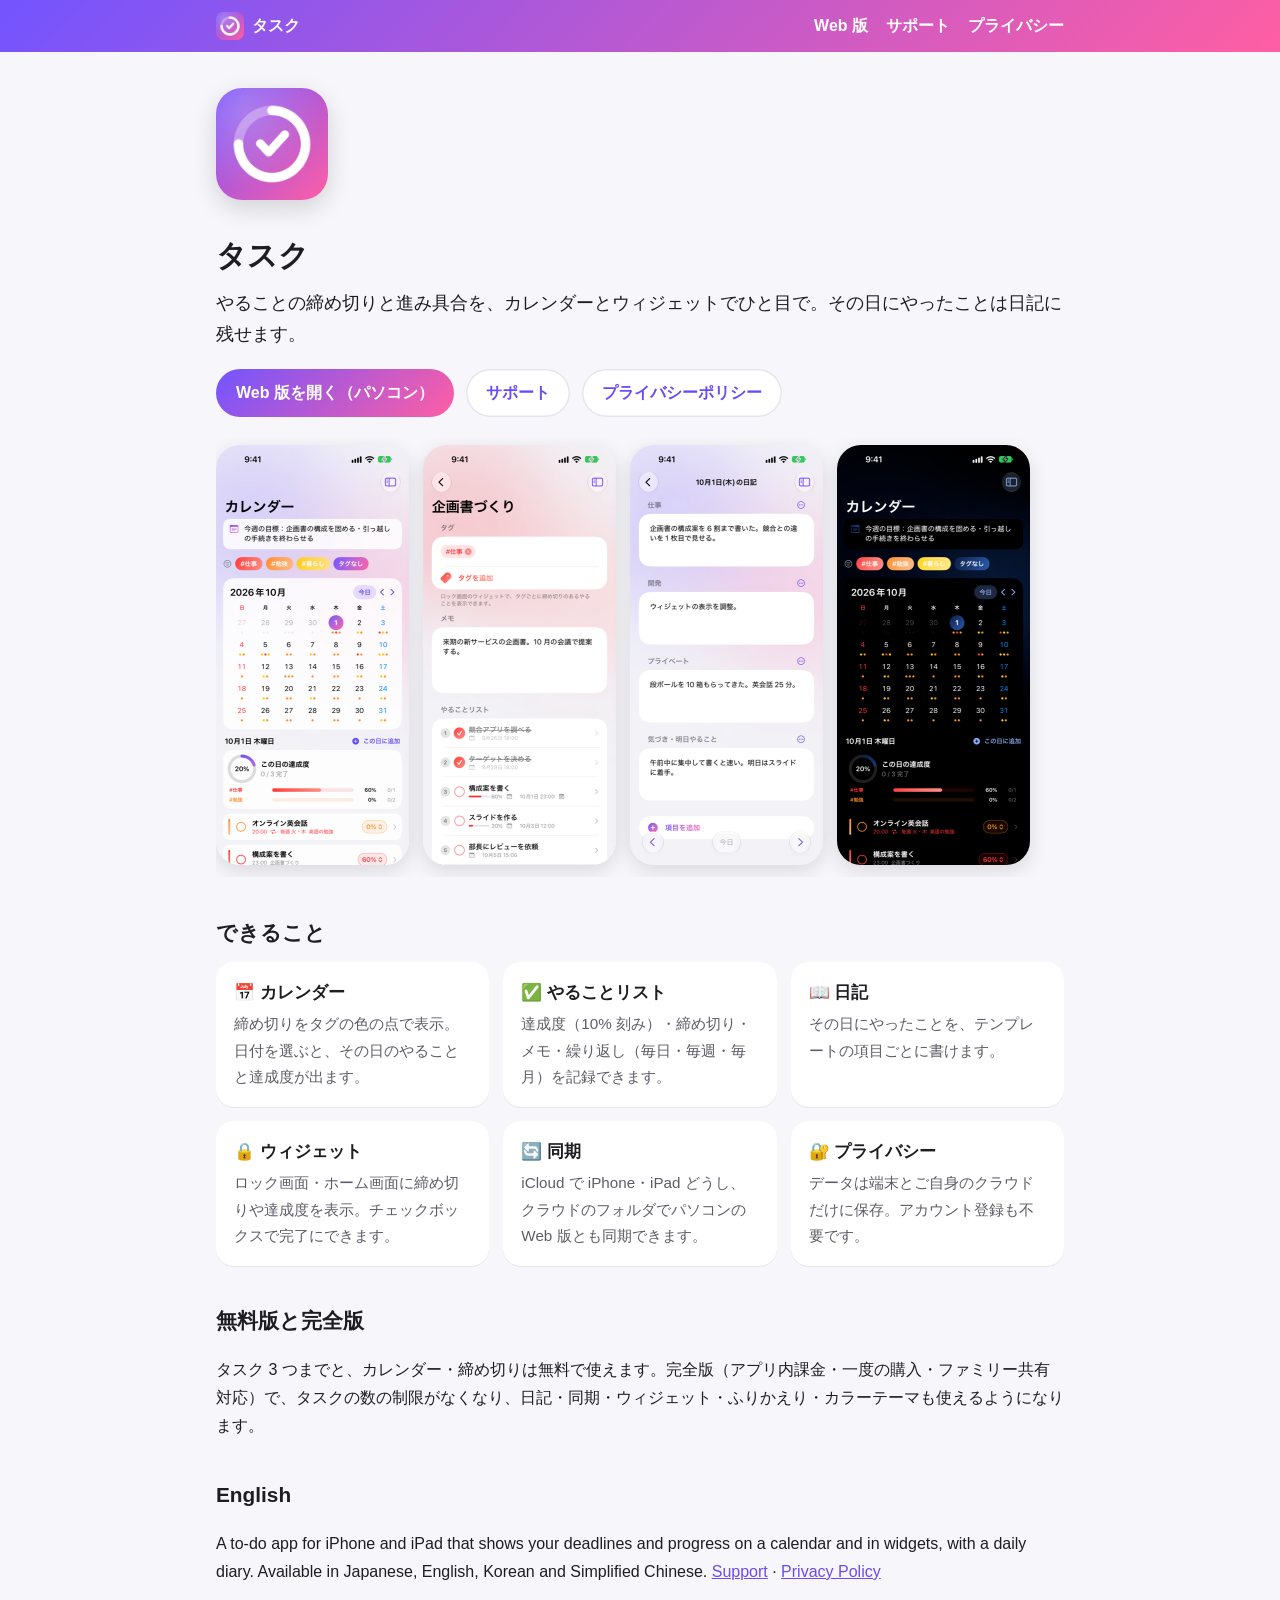
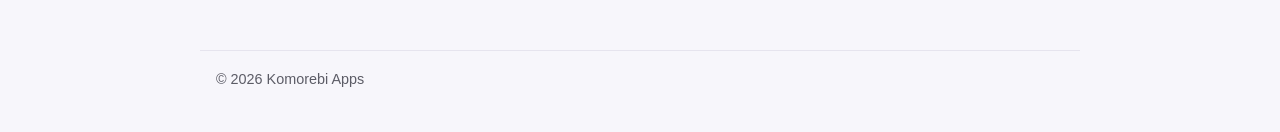
<file: index.html>
<!doctype html>
<html lang="ja">
<head>
<meta charset="utf-8">
<meta name="viewport" content="width=device-width, initial-scale=1">
<title>タスク - 締め切りカレンダーと日記</title>
<link rel="icon" href="icon.png">
<link rel="stylesheet" href="site.css">
</head>
<body>
<header class="top-bar">
  <nav>
    <a class="brand" href=""><img src="icon.png" alt="">タスク</a>
    <a href="app/">Web 版</a>
    <a href="support/">サポート</a>
    <a href="privacy/">プライバシー</a>
  </nav>
</header>
<main>
<div class="hero">
  <img class="icon" src="icon.png" alt="">
  <div>
    <h1>タスク</h1>
    <p class="lead">やることの締め切りと進み具合を、カレンダーとウィジェットでひと目で。その日にやったことは日記に残せます。</p>
  </div>
</div>

<div class="buttons">
  <a class="button" href="app/">Web 版を開く（パソコン）</a>
  <a class="button secondary" href="support/">サポート</a>
  <a class="button secondary" href="privacy/">プライバシーポリシー</a>
</div>

<div class="shots">
  <img src="shots/01-calendar.png" alt="カレンダー">
  <img src="shots/02-task-detail.png" alt="タスクの詳細">
  <img src="shots/04-diary.png" alt="日記">
  <img src="shots/06-dark-mode.png" alt="ダークモード">
</div>

<h2>できること</h2>
<div class="cards">
  <div class="card"><h3>📅 カレンダー</h3><p>締め切りをタグの色の点で表示。日付を選ぶと、その日のやることと達成度が出ます。</p></div>
  <div class="card"><h3>✅ やることリスト</h3><p>達成度（10% 刻み）・締め切り・メモ・繰り返し（毎日・毎週・毎月）を記録できます。</p></div>
  <div class="card"><h3>📖 日記</h3><p>その日にやったことを、テンプレートの項目ごとに書けます。</p></div>
  <div class="card"><h3>🔒 ウィジェット</h3><p>ロック画面・ホーム画面に締め切りや達成度を表示。チェックボックスで完了にできます。</p></div>
  <div class="card"><h3>🔄 同期</h3><p>iCloud で iPhone・iPad どうし、クラウドのフォルダでパソコンの Web 版とも同期できます。</p></div>
  <div class="card"><h3>🔐 プライバシー</h3><p>データは端末とご自身のクラウドだけに保存。アカウント登録も不要です。</p></div>
</div>

<h2>無料版と完全版</h2>
<p>タスク 3 つまでと、カレンダー・締め切りは無料で使えます。完全版（アプリ内課金・一度の購入・ファミリー共有対応）で、タスクの数の制限がなくなり、日記・同期・ウィジェット・ふりかえり・カラーテーマも使えるようになります。</p>

<h2>English</h2>
<p>A to-do app for iPhone and iPad that shows your deadlines and progress on a calendar and in widgets, with a daily diary. Available in Japanese, English, Korean and Simplified Chinese. <a href="support/#english">Support</a> · <a href="privacy/en.html">Privacy Policy</a></p>

</main>
<footer>© 2026 Komorebi Apps</footer>
</body>
</html>
</file>
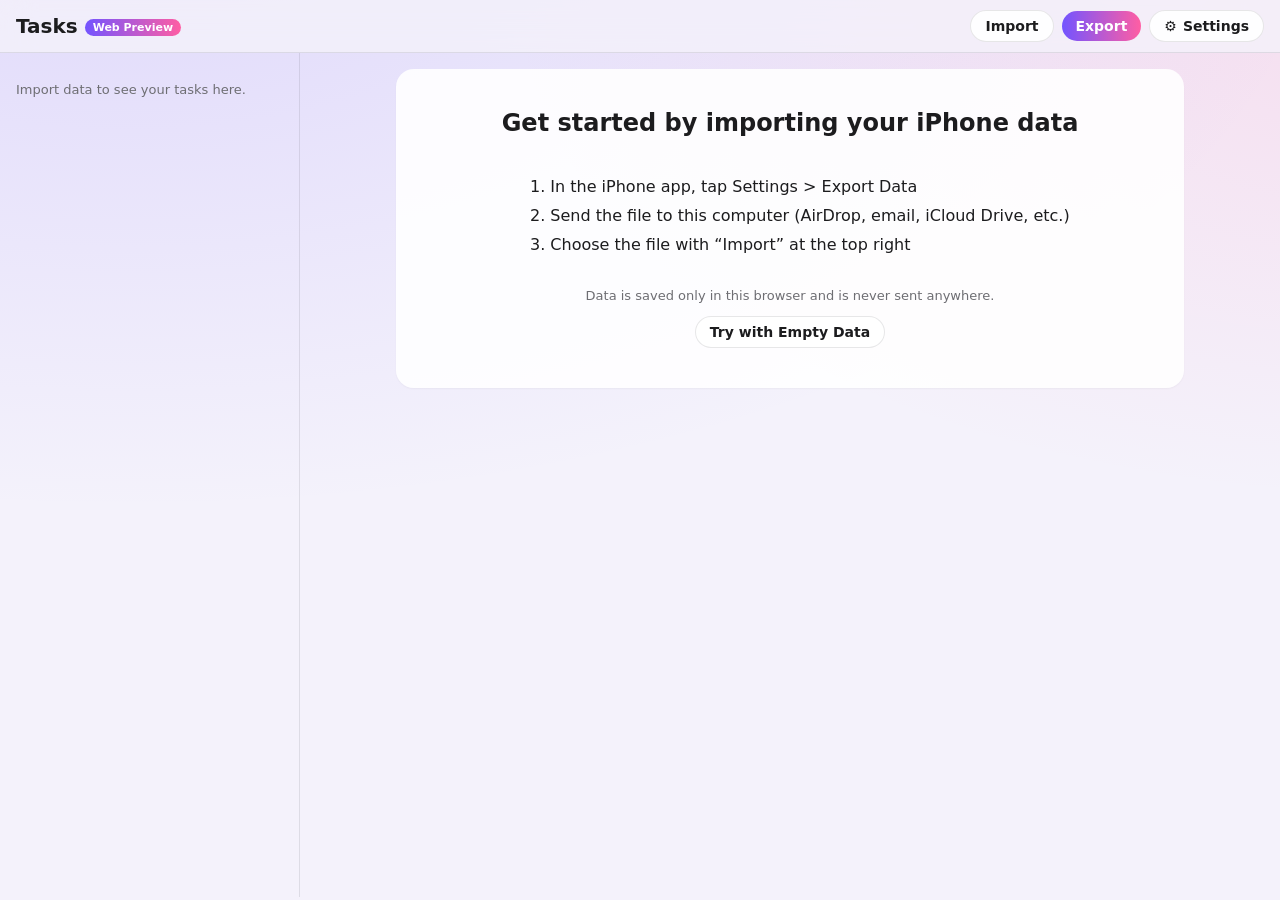
<file: app/index.html>
<!doctype html>
<html lang="ja">
  <head>
    <meta charset="utf-8" />
    <meta name="viewport" content="width=device-width, initial-scale=1" />
    <!-- 読み込んだデータに script が混ざっていても動かないようにする（スクリプトは同梱の 3 ファイルだけ、外部との通信なし） -->
    <meta http-equiv="Content-Security-Policy" content="default-src 'self'; script-src 'self'; style-src 'self' 'unsafe-inline'; img-src 'self' data: blob:; connect-src 'none'; object-src 'none'; base-uri 'none'; form-action 'none'" />
    <title data-i18n>タスク Web 試作版</title>
    <link rel="stylesheet" href="style.css" />
  </head>
  <body>
    <header class="topbar">
      <button class="icon-button only-narrow" data-action="toggle-sidebar" aria-label="タスク一覧" data-i18n-attr="aria-label">☰</button>
      <h1 class="brand" data-action="go-calendar">
        <span data-i18n>タスク</span> <span class="badge" data-i18n>Web 試作版</span>
      </h1>
      <div class="topbar-actions">
        <label class="button import-button">
          <span data-i18n>読み込む</span>
          <input type="file" id="file-input" accept=".json,application/json" hidden />
        </label>
        <button id="sync-status" class="sync-status" data-action="sync-now" hidden></button>
        <button class="button primary" data-action="export">
          <span data-i18n>書き出す</span><span id="dirty-dot" class="dirty-dot" hidden></span>
        </button>
        <button class="button" data-action="open-settings" title="設定" data-i18n-attr="title">⚙︎ <span data-i18n>設定</span></button>
      </div>
    </header>
    <div class="layout">
      <aside id="sidebar" class="sidebar"></aside>
      <div id="scrim" class="scrim" data-action="toggle-sidebar"></div>
      <main id="main" class="main"></main>
    </div>
    <dialog id="import-dialog" class="dialog">
      <h2 data-i18n>データを読み込みます</h2>
      <p data-summary></p>
      <p class="note" data-i18n>「合わせる」なら、同じやることは新しく変更した方を採用し、片方にしかないものは残します（どちらかで削除したものは消えます）。「置き換える」なら、今のデータは読み込んだデータに置き換わります。</p>
      <p class="note" data-dirty-note hidden data-i18n>書き出していない変更があります。「置き換える」を選ぶと、その変更は消えます。</p>
      <form method="dialog" class="dialog-buttons">
        <button class="button" value="cancel" data-i18n>キャンセル</button>
        <button class="button danger" value="replace" data-i18n>置き換える</button>
        <button class="button primary" value="merge" data-i18n>合わせる（おすすめ）</button>
      </form>
    </dialog>
    <dialog id="help-dialog" class="dialog">
      <h2 data-i18n>使い方</h2>
      <ol>
        <li data-i18n>iPhone のアプリで「設定」→「データを書き出す」を選び、ファイルをこのパソコンに送ります（AirDrop・メール・iCloud Drive など）。</li>
        <li data-i18n>この画面の「読み込む」でそのファイルを選びます。データはこのブラウザの中だけに保存され、どこにも送られません。</li>
        <li data-i18n>カレンダー・タスク・やることを見たり編集したりできます。</li>
        <li data-i18n>「書き出す」でファイルに保存し、iPhone に送ります。iPhone のアプリで「データを読み込む」→「今のデータと合わせる」を選ぶと反映されます。</li>
      </ol>
      <p class="note" data-i18n>「合わせる」では、同じやることは新しく変更した方が残り、片方にしかないものはどちらも残ります。iPhone とパソコンの両方で編集しても大丈夫です（iPhone のアプリも最新版にしてください）。</p>
      <p class="note" data-i18n>Chrome・Edge では、設定の「ファイルで同期」で iPhone のアプリと同じ同期ファイル（task-app-sync.json）を選ぶと、ファイルを送らなくても自動で合わせられます。カラーテーマと「達成度を表示」の設定は、このブラウザだけに保存されます。</p>
      <p class="note" data-i18n>片方で削除したタスクややることは、合わせるともう片方からも消えます。ファイルで同期しているときは、右上に最後に同期した時刻が表示され、押すとすぐに合わせます。ネットにつながっていないときに編集しても、次に同期したときに合わせられます。Google ドライブや OneDrive では、ファイルのダウンロードが終わるまで同期できないことがあります。そのときは少し待ってからもう一度押してください。</p>
      <p class="note" data-i18n>無料版では、タスク 3 つまでとカレンダー・締め切りを使えます。iPhone のアプリで完全版を購入し、その iPhone とファイルで同期するか、その iPhone で書き出したファイルを読み込むと、タスクの数の制限がなくなり、日記・ファイルで同期・カラーテーマも使えるようになります。</p>
      <form method="dialog">
        <button class="button primary" data-i18n>閉じる</button>
      </form>
    </dialog>
    <script src="i18n.js"></script>
    <script src="model.js"></script>
    <script src="app.js"></script>
  </body>
</html>
</file>
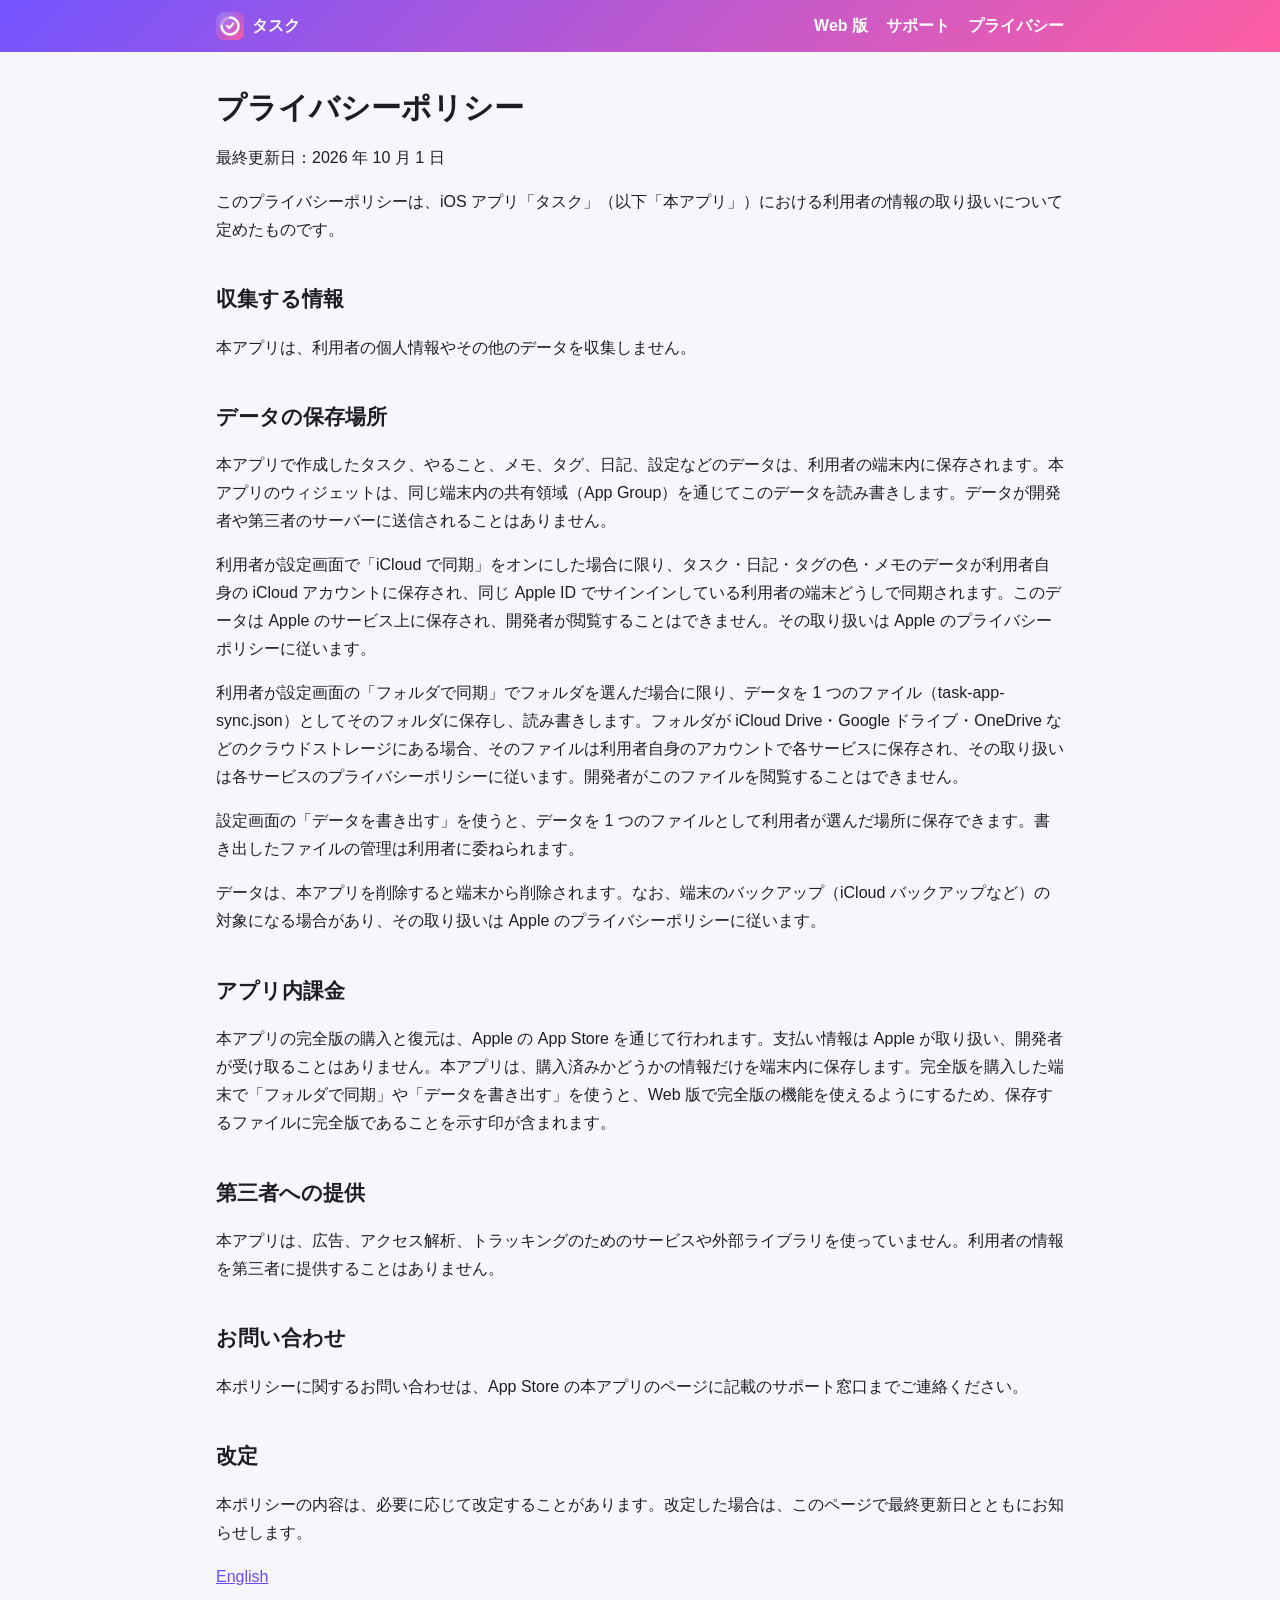
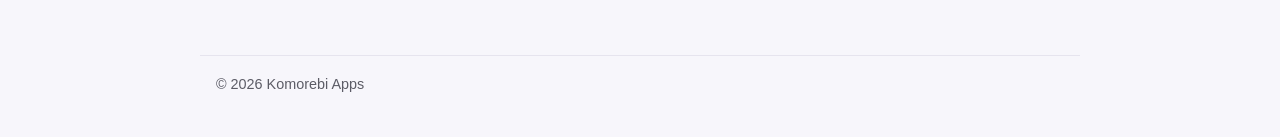
<file: privacy/index.html>
<!doctype html>
<html lang="ja">
<head>
<meta charset="utf-8">
<meta name="viewport" content="width=device-width, initial-scale=1">
<title>プライバシーポリシー - タスク</title>
<link rel="icon" href="../icon.png">
<link rel="stylesheet" href="../site.css">
</head>
<body>
<header class="top-bar">
  <nav>
    <a class="brand" href="../"><img src="../icon.png" alt="">タスク</a>
    <a href="../app/">Web 版</a>
    <a href="../support/">サポート</a>
    <a href="../privacy/">プライバシー</a>
  </nav>
</header>
<main>
<h1>プライバシーポリシー</h1>
<p>最終更新日：2026 年 10 月 1 日</p>
<p>このプライバシーポリシーは、iOS アプリ「タスク」（以下「本アプリ」）における利用者の情報の取り扱いについて定めたものです。</p>
<h2>収集する情報</h2>
<p>本アプリは、利用者の個人情報やその他のデータを収集しません。</p>
<h2>データの保存場所</h2>
<p>本アプリで作成したタスク、やること、メモ、タグ、日記、設定などのデータは、利用者の端末内に保存されます。本アプリのウィジェットは、同じ端末内の共有領域（App Group）を通じてこのデータを読み書きします。データが開発者や第三者のサーバーに送信されることはありません。</p>
<p>利用者が設定画面で「iCloud で同期」をオンにした場合に限り、タスク・日記・タグの色・メモのデータが利用者自身の iCloud アカウントに保存され、同じ Apple ID でサインインしている利用者の端末どうしで同期されます。このデータは Apple のサービス上に保存され、開発者が閲覧することはできません。その取り扱いは Apple のプライバシーポリシーに従います。</p>
<p>利用者が設定画面の「フォルダで同期」でフォルダを選んだ場合に限り、データを 1 つのファイル（task-app-sync.json）としてそのフォルダに保存し、読み書きします。フォルダが iCloud Drive・Google ドライブ・OneDrive などのクラウドストレージにある場合、そのファイルは利用者自身のアカウントで各サービスに保存され、その取り扱いは各サービスのプライバシーポリシーに従います。開発者がこのファイルを閲覧することはできません。</p>
<p>設定画面の「データを書き出す」を使うと、データを 1 つのファイルとして利用者が選んだ場所に保存できます。書き出したファイルの管理は利用者に委ねられます。</p>
<p>データは、本アプリを削除すると端末から削除されます。なお、端末のバックアップ（iCloud バックアップなど）の対象になる場合があり、その取り扱いは Apple のプライバシーポリシーに従います。</p>
<h2>アプリ内課金</h2>
<p>本アプリの完全版の購入と復元は、Apple の App Store を通じて行われます。支払い情報は Apple が取り扱い、開発者が受け取ることはありません。本アプリは、購入済みかどうかの情報だけを端末内に保存します。完全版を購入した端末で「フォルダで同期」や「データを書き出す」を使うと、Web 版で完全版の機能を使えるようにするため、保存するファイルに完全版であることを示す印が含まれます。</p>
<h2>第三者への提供</h2>
<p>本アプリは、広告、アクセス解析、トラッキングのためのサービスや外部ライブラリを使っていません。利用者の情報を第三者に提供することはありません。</p>
<h2>お問い合わせ</h2>
<p>本ポリシーに関するお問い合わせは、App Store の本アプリのページに記載のサポート窓口までご連絡ください。</p>
<h2>改定</h2>
<p>本ポリシーの内容は、必要に応じて改定することがあります。改定した場合は、このページで最終更新日とともにお知らせします。</p>
<p class="muted"><a href="en.html">English</a></p>
</main>
<footer>© 2026 Komorebi Apps</footer>
</body>
</html>
</file>
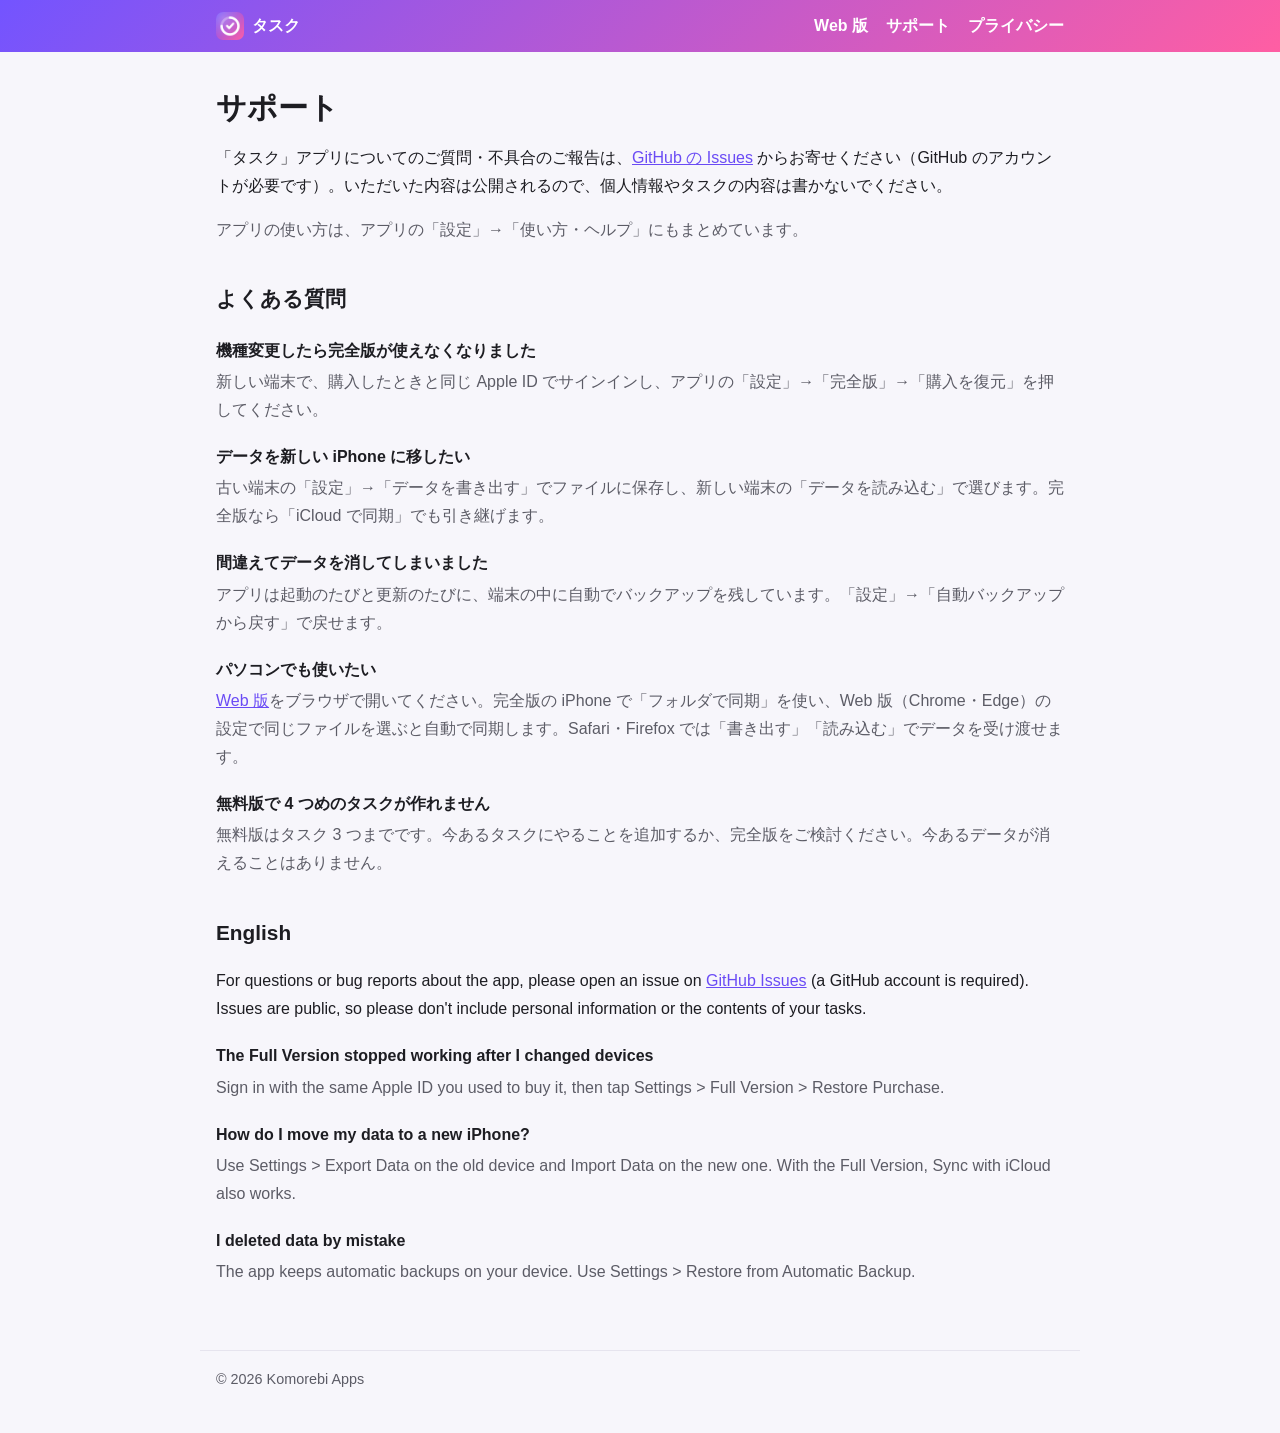
<file: support/index.html>
<!doctype html>
<html lang="ja">
<head>
<meta charset="utf-8">
<meta name="viewport" content="width=device-width, initial-scale=1">
<title>サポート - タスク</title>
<link rel="icon" href="../icon.png">
<link rel="stylesheet" href="../site.css">
</head>
<body>
<header class="top-bar">
  <nav>
    <a class="brand" href="../"><img src="../icon.png" alt="">タスク</a>
    <a href="../app/">Web 版</a>
    <a href="../support/">サポート</a>
    <a href="../privacy/">プライバシー</a>
  </nav>
</header>
<main>
<h1>サポート</h1>
<p>「タスク」アプリについてのご質問・不具合のご報告は、<a href="https://github.com/suzuki19930804/task-app-site/issues/new">GitHub の Issues</a> からお寄せください（GitHub のアカウントが必要です）。いただいた内容は公開されるので、個人情報やタスクの内容は書かないでください。</p>
<p class="muted">アプリの使い方は、アプリの「設定」→「使い方・ヘルプ」にもまとめています。</p>

<h2>よくある質問</h2>
<dl class="faq">
  <dt>機種変更したら完全版が使えなくなりました</dt>
  <dd>新しい端末で、購入したときと同じ Apple ID でサインインし、アプリの「設定」→「完全版」→「購入を復元」を押してください。</dd>
  <dt>データを新しい iPhone に移したい</dt>
  <dd>古い端末の「設定」→「データを書き出す」でファイルに保存し、新しい端末の「データを読み込む」で選びます。完全版なら「iCloud で同期」でも引き継げます。</dd>
  <dt>間違えてデータを消してしまいました</dt>
  <dd>アプリは起動のたびと更新のたびに、端末の中に自動でバックアップを残しています。「設定」→「自動バックアップから戻す」で戻せます。</dd>
  <dt>パソコンでも使いたい</dt>
  <dd><a href="../app/">Web 版</a>をブラウザで開いてください。完全版の iPhone で「フォルダで同期」を使い、Web 版（Chrome・Edge）の設定で同じファイルを選ぶと自動で同期します。Safari・Firefox では「書き出す」「読み込む」でデータを受け渡せます。</dd>
  <dt>無料版で 4 つめのタスクが作れません</dt>
  <dd>無料版はタスク 3 つまでです。今あるタスクにやることを追加するか、完全版をご検討ください。今あるデータが消えることはありません。</dd>
</dl>

<h2 id="english">English</h2>
<p>For questions or bug reports about the app, please open an issue on <a href="https://github.com/suzuki19930804/task-app-site/issues/new">GitHub Issues</a> (a GitHub account is required). Issues are public, so please don't include personal information or the contents of your tasks.</p>
<dl class="faq">
  <dt>The Full Version stopped working after I changed devices</dt>
  <dd>Sign in with the same Apple ID you used to buy it, then tap Settings &gt; Full Version &gt; Restore Purchase.</dd>
  <dt>How do I move my data to a new iPhone?</dt>
  <dd>Use Settings &gt; Export Data on the old device and Import Data on the new one. With the Full Version, Sync with iCloud also works.</dd>
  <dt>I deleted data by mistake</dt>
  <dd>The app keeps automatic backups on your device. Use Settings &gt; Restore from Automatic Backup.</dd>
</dl>

</main>
<footer>© 2026 Komorebi Apps</footer>
</body>
</html>
</file>
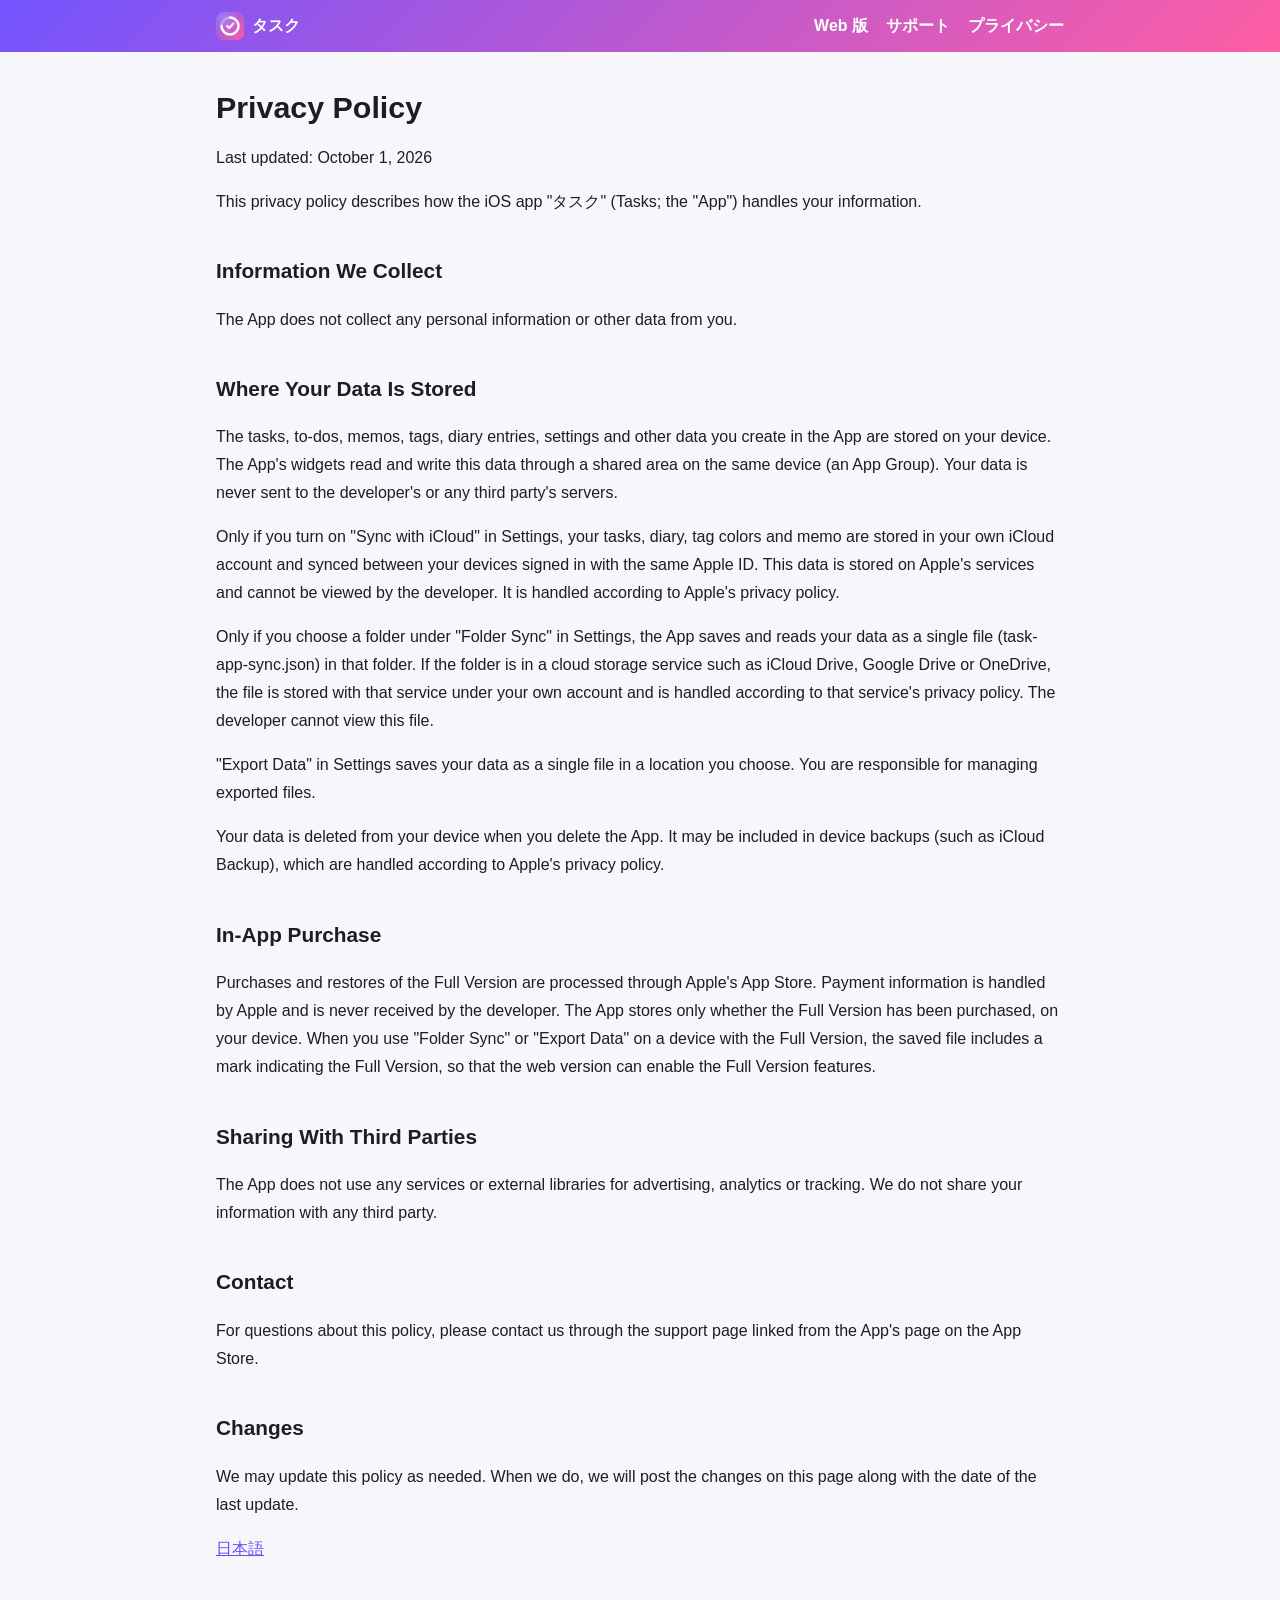
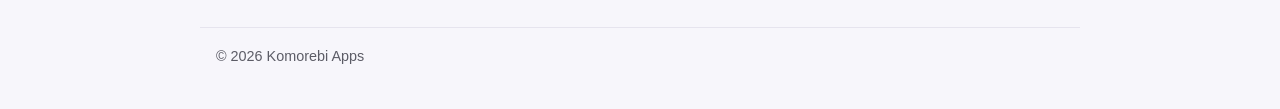
<file: privacy/en.html>
<!doctype html>
<html lang="en">
<head>
<meta charset="utf-8">
<meta name="viewport" content="width=device-width, initial-scale=1">
<title>Privacy Policy - Tasks</title>
<link rel="icon" href="../icon.png">
<link rel="stylesheet" href="../site.css">
</head>
<body>
<header class="top-bar">
  <nav>
    <a class="brand" href="../"><img src="../icon.png" alt="">タスク</a>
    <a href="../app/">Web 版</a>
    <a href="../support/">サポート</a>
    <a href="../privacy/">プライバシー</a>
  </nav>
</header>
<main>
<h1>Privacy Policy</h1>
<p>Last updated: October 1, 2026</p>
<p>This privacy policy describes how the iOS app "タスク" (Tasks; the "App") handles your information.</p>
<h2>Information We Collect</h2>
<p>The App does not collect any personal information or other data from you.</p>
<h2>Where Your Data Is Stored</h2>
<p>The tasks, to-dos, memos, tags, diary entries, settings and other data you create in the App are stored on your device. The App's widgets read and write this data through a shared area on the same device (an App Group). Your data is never sent to the developer's or any third party's servers.</p>
<p>Only if you turn on "Sync with iCloud" in Settings, your tasks, diary, tag colors and memo are stored in your own iCloud account and synced between your devices signed in with the same Apple ID. This data is stored on Apple's services and cannot be viewed by the developer. It is handled according to Apple's privacy policy.</p>
<p>Only if you choose a folder under "Folder Sync" in Settings, the App saves and reads your data as a single file (task-app-sync.json) in that folder. If the folder is in a cloud storage service such as iCloud Drive, Google Drive or OneDrive, the file is stored with that service under your own account and is handled according to that service's privacy policy. The developer cannot view this file.</p>
<p>"Export Data" in Settings saves your data as a single file in a location you choose. You are responsible for managing exported files.</p>
<p>Your data is deleted from your device when you delete the App. It may be included in device backups (such as iCloud Backup), which are handled according to Apple's privacy policy.</p>
<h2>In-App Purchase</h2>
<p>Purchases and restores of the Full Version are processed through Apple's App Store. Payment information is handled by Apple and is never received by the developer. The App stores only whether the Full Version has been purchased, on your device. When you use "Folder Sync" or "Export Data" on a device with the Full Version, the saved file includes a mark indicating the Full Version, so that the web version can enable the Full Version features.</p>
<h2>Sharing With Third Parties</h2>
<p>The App does not use any services or external libraries for advertising, analytics or tracking. We do not share your information with any third party.</p>
<h2>Contact</h2>
<p>For questions about this policy, please contact us through the support page linked from the App's page on the App Store.</p>
<h2>Changes</h2>
<p>We may update this policy as needed. When we do, we will post the changes on this page along with the date of the last update.</p>
<p class="muted"><a href="./">日本語</a></p>
</main>
<footer>© 2026 Komorebi Apps</footer>
</body>
</html>
</file>
<file: site.css>
/* 公開ページ（紹介・サポート・プライバシーポリシー）の共通スタイル。色はアプリのポップのテーマに合わせる */
:root {
  --accent: #6a4bf5;
  --grad-a: #7354ff;
  --grad-b: #ff5ea3;
  --text: #1d1d22;
  --secondary: #5c5c66;
  --bg: #f7f6fb;
  --card: #ffffff;
  --line: #e6e4ee;
  color-scheme: light dark;
}
@media (prefers-color-scheme: dark) {
  :root {
    --accent: #9e8aff;
    --text: #f2f2f5;
    --secondary: #a8a8b3;
    --bg: #121216;
    --card: #1d1d23;
    --line: #2c2c35;
  }
}

* {
  box-sizing: border-box;
}
body {
  margin: 0;
  font-family:
    -apple-system, BlinkMacSystemFont, "Hiragino Sans",
    "Hiragino Kaku Gothic ProN", "Segoe UI", "Yu Gothic UI", Meiryo, sans-serif;
  line-height: 1.75;
  color: var(--text);
  background: var(--bg);
}
a {
  color: var(--accent);
}

.top-bar {
  background: linear-gradient(135deg, var(--grad-a), var(--grad-b));
  color: #fff;
}
.top-bar nav {
  max-width: 880px;
  margin: 0 auto;
  padding: 12px 16px;
  display: flex;
  gap: 18px;
  flex-wrap: wrap;
  align-items: center;
}
.top-bar a {
  color: #fff;
  text-decoration: none;
  font-weight: 600;
}
.top-bar .brand {
  margin-right: auto;
  display: flex;
  align-items: center;
  gap: 8px;
}
.top-bar .brand img {
  width: 28px;
  height: 28px;
  border-radius: 7px;
}

main {
  max-width: 880px;
  margin: 0 auto;
  padding: 24px 16px 48px;
}
h1 {
  font-size: 1.9rem;
  line-height: 1.3;
  margin: 0.4em 0;
}
h2 {
  font-size: 1.3rem;
  margin: 1.8em 0 0.5em;
}
p,
li {
  color: var(--text);
}
.muted {
  color: var(--secondary);
}

.hero {
  display: flex;
  gap: 24px;
  align-items: center;
  flex-wrap: wrap;
  margin: 12px 0 8px;
}
.hero img.icon {
  width: 112px;
  height: 112px;
  border-radius: 26px;
  box-shadow: 0 8px 24px rgb(0 0 0 / 0.15);
}
.hero .lead {
  font-size: 1.1rem;
  margin: 0;
}

.buttons {
  display: flex;
  gap: 12px;
  flex-wrap: wrap;
  margin: 20px 0;
}
.button {
  display: inline-block;
  padding: 10px 20px;
  border-radius: 99px;
  font-weight: 700;
  text-decoration: none;
  background: linear-gradient(135deg, var(--grad-a), var(--grad-b));
  color: #fff;
}
.button.secondary {
  background: var(--card);
  color: var(--accent);
  box-shadow: inset 0 0 0 1.5px var(--line);
}

.cards {
  display: grid;
  grid-template-columns: repeat(auto-fit, minmax(240px, 1fr));
  gap: 14px;
}
.card {
  background: var(--card);
  border-radius: 18px;
  padding: 16px 18px;
  box-shadow: 0 1px 0 var(--line);
}
.card h3 {
  margin: 0 0 4px;
  font-size: 1.05rem;
}
.card p {
  margin: 0;
  color: var(--secondary);
  font-size: 0.95rem;
}

.shots {
  display: flex;
  gap: 14px;
  overflow-x: auto;
  padding: 8px 0 12px;
}
.shots img {
  height: 420px;
  border-radius: 24px;
  box-shadow: 0 6px 20px rgb(0 0 0 / 0.12);
  flex: none;
}

.faq dt {
  font-weight: 700;
  margin-top: 1.2em;
}
.faq dd {
  margin: 0.2em 0 0;
  color: var(--secondary);
}

footer {
  max-width: 880px;
  margin: 0 auto;
  padding: 16px 16px 40px;
  color: var(--secondary);
  font-size: 0.9rem;
  border-top: 1px solid var(--line);
}

@media (max-width: 600px) {
  h1 {
    font-size: 1.5rem;
  }
  .hero img.icon {
    width: 84px;
    height: 84px;
    border-radius: 20px;
  }
  .shots img {
    height: 340px;
  }
}
</file>
<file: app/style.css>
/* iPhone アプリの「ポップ」テーマに合わせた配色 */
:root {
  --brand1: #7354ff;
  --brand2: #ff5ea3;
  --accent: #6a4bf5;
  --bg: #f4f2fb;
  --card: rgba(255, 255, 255, 0.9);
  --card-solid: #ffffff;
  --text: #1c1c1e;
  --secondary: #6e6e73;
  --tertiary: #b0b0b8;
  --line: rgba(60, 60, 67, 0.12);
  --red: #e5383b;
  --done-bg: rgba(142, 142, 147, 0.12);
  --radius: 18px;
  --sidebar: 300px;
  color-scheme: light dark;
}

@media (prefers-color-scheme: dark) {
  :root {
    --accent: #9e8aff;
    --bg: #121017;
    --card: rgba(38, 36, 46, 0.92);
    --card-solid: #26242e;
    --text: #f2f2f7;
    --secondary: #a1a1aa;
    --tertiary: #5c5c66;
    --line: rgba(235, 235, 245, 0.12);
    --red: #ff6b6e;
    --done-bg: rgba(142, 142, 147, 0.16);
  }
}

* {
  box-sizing: border-box;
}

body {
  margin: 0;
  font-family:
    ui-rounded, "SF Pro Rounded", "Hiragino Maru Gothic ProN", "Hiragino Sans",
    "Yu Gothic UI", "Meiryo", system-ui, sans-serif;
  color: var(--text);
  background:
    radial-gradient(
      1200px 600px at 10% -10%,
      color-mix(in srgb, var(--brand1) 16%, transparent),
      transparent
    ),
    radial-gradient(
      900px 500px at 110% 0%,
      color-mix(in srgb, var(--brand2) 14%, transparent),
      transparent
    ),
    var(--bg);
  background-attachment: fixed;
  min-height: 100vh;
}

button,
input,
select,
textarea {
  font-family: inherit;
  color: inherit;
}

.topbar {
  position: sticky;
  top: 0;
  z-index: 20;
  display: flex;
  align-items: center;
  gap: 12px;
  padding: 10px 16px;
  background: color-mix(in srgb, var(--bg) 80%, transparent);
  backdrop-filter: blur(16px);
  border-bottom: 1px solid var(--line);
}
.brand {
  font-size: 20px;
  margin: 0;
  cursor: pointer;
  white-space: nowrap;
}
.badge {
  font-size: 11px;
  font-weight: 600;
  vertical-align: middle;
  padding: 2px 8px;
  border-radius: 99px;
  color: #fff;
  background: linear-gradient(90deg, var(--brand1), var(--brand2));
}
.topbar-actions {
  margin-left: auto;
  display: flex;
  gap: 8px;
  align-items: center;
}

.button {
  display: inline-flex;
  align-items: center;
  gap: 6px;
  border: 1px solid var(--line);
  background: var(--card);
  padding: 7px 14px;
  border-radius: 99px;
  cursor: pointer;
  font-weight: 600;
  font-size: 14px;
  position: relative;
}
.button.primary {
  background: linear-gradient(90deg, var(--brand1), var(--brand2));
  color: #fff;
  border: none;
}
.button.danger {
  color: var(--red);
}
.button.small {
  padding: 4px 10px;
  font-size: 13px;
}
.icon-button {
  border: none;
  background: transparent;
  cursor: pointer;
  font-size: 18px;
  font-weight: 700;
  width: 34px;
  height: 34px;
  border-radius: 50%;
  color: var(--accent);
}
.icon-button:hover,
.button:hover {
  filter: brightness(1.05);
}
.dirty-dot[hidden] { display: none; }
.dirty-dot {
  width: 8px;
  height: 8px;
  border-radius: 50%;
  background: #fff;
  display: inline-block;
}

.layout {
  display: flex;
  min-height: calc(100vh - 56px);
}
.sidebar {
  width: var(--sidebar);
  flex-shrink: 0;
  padding: 16px;
  border-right: 1px solid var(--line);
  position: sticky;
  top: 56px;
  height: calc(100vh - 56px);
  overflow-y: auto;
}
.main {
  flex: 1;
  min-width: 0;
  padding: 16px;
  max-width: 820px;
  margin: 0 auto;
}
.scrim {
  display: none;
}
.only-narrow {
  display: none;
}

@media (max-width: 760px) {
  .only-narrow {
    display: inline-block;
  }
  .sidebar {
    position: fixed;
    left: 0;
    top: 56px;
    bottom: 0;
    height: auto;
    z-index: 30;
    background: var(--bg);
    transform: translateX(-100%);
    transition: transform 0.25s;
  }
  body.sidebar-open .sidebar {
    transform: none;
  }
  body.sidebar-open .scrim {
    display: block;
    position: fixed;
    inset: 56px 0 0 0;
    background: rgba(0, 0, 0, 0.3);
    z-index: 25;
  }
  .brand .badge {
    display: none;
  }
}

.card {
  background: var(--card);
  border-radius: var(--radius);
  padding: 14px;
  margin-bottom: 14px;
  box-shadow: 0 1px 2px rgba(0, 0, 0, 0.04);
}
.section-title {
  display: flex;
  align-items: center;
  justify-content: space-between;
  margin: 18px 4px 8px;
  font-weight: 700;
}
.muted {
  color: var(--secondary);
}
.small-text {
  font-size: 13px;
}

/* サイドバー */
.side-nav {
  display: flex;
  flex-direction: column;
  gap: 4px;
}
.side-item {
  display: flex;
  align-items: center;
  gap: 10px;
  padding: 9px 10px;
  border-radius: 12px;
  cursor: pointer;
  border: none;
  background: transparent;
  text-align: left;
  width: 100%;
}
.side-item:hover {
  background: var(--done-bg);
}
.side-item.selected {
  background: color-mix(in srgb, var(--accent) 16%, transparent);
}
.side-item .title {
  font-weight: 600;
  overflow: hidden;
  text-overflow: ellipsis;
  white-space: nowrap;
}
.side-item .sub {
  font-size: 12px;
  color: var(--secondary);
}
.dot {
  width: 12px;
  height: 12px;
  border-radius: 50%;
  flex-shrink: 0;
}
.inline-form {
  display: flex;
  gap: 6px;
  margin: 8px 0;
}
.inline-form input {
  flex: 1;
  min-width: 0;
}

input[type="text"],
input[type="datetime-local"],
input[type="time"],
select,
textarea {
  border: 1px solid var(--line);
  background: var(--card);
  border-radius: 10px;
  padding: 7px 10px;
  outline: none;
}
input:focus,
select:focus,
textarea:focus {
  border-color: var(--accent);
}
textarea {
  width: 100%;
  resize: vertical;
  min-height: 38px;
  line-height: 1.5;
}

/* メモ */
.memo {
  display: flex;
  gap: 10px;
  align-items: flex-start;
}
.memo textarea {
  border: none;
  background: transparent;
  padding: 2px 0;
  min-height: 26px;
  resize: none;
}
.memo-icon {
  font-size: 20px;
}

/* 無料版のタスクの残り */
.free-note {
  display: block;
  width: 100%;
  margin: -4px 0 12px;
  padding: 0;
  border: none;
  background: none;
  text-align: left;
  color: var(--accent);
  cursor: pointer;
  font-family: inherit;
}

/* タグ */
.chips {
  display: flex;
  gap: 8px;
  flex-wrap: wrap;
  margin-bottom: 14px;
}
.chip {
  border: none;
  border-radius: 99px;
  padding: 5px 12px;
  font-weight: 700;
  font-size: 14px;
  cursor: pointer;
  color: #fff;
  background: var(--chip, var(--accent));
}
.chip.off {
  background: transparent;
  color: var(--secondary);
  box-shadow: inset 0 0 0 1.5px var(--tertiary);
}
.tag-chip {
  display: inline-flex;
  align-items: center;
  gap: 4px;
}
.tag-chip button {
  border: none;
  background: transparent;
  color: inherit;
  cursor: pointer;
  padding: 0 0 0 2px;
}

/* カレンダー */
.month-header {
  display: flex;
  align-items: center;
  gap: 8px;
  margin-bottom: 10px;
}
.month-header h2 {
  margin: 0;
  font-size: 22px;
  flex: 1;
}
.grid {
  display: grid;
  grid-template-columns: repeat(7, 1fr);
  gap: 2px;
  text-align: center;
}
.weekday {
  font-size: 12px;
  font-weight: 700;
  color: var(--secondary);
  padding-bottom: 4px;
}
.day {
  border: none;
  background: transparent;
  cursor: pointer;
  padding: 4px 0;
  border-radius: 12px;
  display: flex;
  flex-direction: column;
  align-items: center;
  gap: 3px;
}
.day .num {
  width: 34px;
  height: 34px;
  line-height: 34px;
  border-radius: 50%;
  font-variant-numeric: tabular-nums;
}
.day.out {
  opacity: 0.3;
}
.day.today .num {
  box-shadow: inset 0 0 0 2px var(--accent);
  color: var(--accent);
  font-weight: 700;
}
.day.selected .num {
  background: linear-gradient(135deg, var(--brand1), var(--brand2));
  color: #fff;
  font-weight: 700;
  box-shadow: none;
}
.day .dots {
  display: flex;
  gap: 3px;
  height: 5px;
}
.day .dots span {
  width: 5px;
  height: 5px;
  border-radius: 50%;
}
.sun {
  color: #e5383b;
}
.sat {
  color: #2f7bf5;
}

/* やることの行 */
.entry {
  display: flex;
  align-items: center;
  gap: 12px;
  padding: 12px;
  margin-bottom: 8px;
  background: var(--card);
  border-radius: 16px;
  cursor: pointer;
}
.entry.done {
  background: var(--done-bg);
  opacity: 0.75;
}
.entry .bar {
  width: 4px;
  align-self: stretch;
  border-radius: 2px;
  background: var(--tint);
}
.entry.done .bar {
  background: var(--tertiary);
}
.entry .body {
  flex: 1;
  min-width: 0;
}
.entry .title {
  font-weight: 600;
  overflow: hidden;
  text-overflow: ellipsis;
  white-space: nowrap;
}
.entry.done .title {
  text-decoration: line-through;
  color: var(--secondary);
}
.entry .meta {
  font-size: 12px;
  color: var(--secondary);
  display: flex;
  gap: 8px;
  flex-wrap: wrap;
}
.entry .meta.overdue {
  color: var(--red);
}
.progress-line {
  height: 4px;
  border-radius: 2px;
  background: var(--done-bg);
  margin-top: 5px;
  overflow: hidden;
}
.progress-line div {
  height: 100%;
  background: var(--tint);
}
.chev {
  color: var(--tertiary);
  font-weight: 700;
}

.check {
  width: 26px;
  height: 26px;
  border-radius: 50%;
  flex-shrink: 0;
  cursor: pointer;
  border: 2px solid var(--tint);
  background: transparent;
  color: #fff;
  font-size: 14px;
  font-weight: 800;
  line-height: 1;
}
.check.on {
  background: var(--tint);
}
.check.dotted {
  border-style: dotted;
  opacity: 0.5;
  cursor: default;
}
.entry.done .check {
  border-color: var(--tertiary);
}
.entry.done .check.on {
  background: var(--tertiary);
}

.progress-select {
  appearance: none;
  -webkit-appearance: none;
  cursor: pointer;
  border: 1px solid color-mix(in srgb, var(--tint) 55%, transparent);
  background: color-mix(in srgb, var(--tint) 12%, transparent);
  color: var(--tint);
  font-weight: 700;
  font-variant-numeric: tabular-nums;
  border-radius: 99px;
  padding: 5px 24px 5px 10px;
  font-size: 14px;
  background-image:
    linear-gradient(45deg, transparent 50%, currentColor 50%),
    linear-gradient(135deg, currentColor 50%, transparent 50%);
  background-position:
    calc(100% - 13px) 55%,
    calc(100% - 9px) 55%;
  background-size: 4px 4px;
  background-repeat: no-repeat;
}

.empty {
  text-align: center;
  padding: 24px;
  color: var(--secondary);
}
.overdue-title {
  color: var(--red);
}

/* 詳細画面 */
.back {
  border: none;
  background: none;
  color: var(--accent);
  cursor: pointer;
  font-weight: 600;
  padding: 4px 0;
  margin-bottom: 8px;
}
.title-input {
  width: 100%;
  font-size: 22px;
  font-weight: 700;
  border: none;
  background: transparent;
  padding: 4px 0;
  outline: none;
}
.field {
  display: flex;
  align-items: center;
  justify-content: space-between;
  gap: 12px;
  padding: 8px 0;
  border-bottom: 1px solid var(--line);
}
.field:last-child {
  border-bottom: none;
}
.field label {
  font-weight: 600;
}
.checklist-row {
  display: flex;
  align-items: center;
  gap: 10px;
  padding: 8px 0;
  border-bottom: 1px solid var(--line);
}
.checklist-row:last-child {
  border-bottom: none;
}
.checklist-row .name {
  flex: 1;
  min-width: 0;
  border: none;
  background: transparent;
  padding: 4px 0;
  font-weight: 600;
  outline: none;
}
.checklist-row .when {
  font-size: 12px;
  color: var(--secondary);
  white-space: nowrap;
}
.checklist-row .when.overdue {
  color: var(--red);
}
.row-buttons {
  display: flex;
  gap: 2px;
}
.row-buttons button {
  border: none;
  background: transparent;
  cursor: pointer;
  color: var(--secondary);
  font-size: 15px;
  padding: 4px;
}
.weekdays {
  display: flex;
  gap: 6px;
  flex-wrap: wrap;
}
.weekdays button {
  width: 34px;
  height: 34px;
  border-radius: 50%;
  border: 1px solid var(--line);
  background: transparent;
  cursor: pointer;
  font-weight: 600;
}
.weekdays button.on {
  background: var(--accent);
  color: #fff;
  border-color: var(--accent);
}
input[type="range"] {
  width: 100%;
  accent-color: var(--accent);
}
.big-percent {
  font-size: 26px;
  font-weight: 800;
  color: var(--accent);
  font-variant-numeric: tabular-nums;
}
.ticks {
  display: flex;
  justify-content: space-between;
  font-size: 11px;
  color: var(--secondary);
  padding: 0 4px;
}

.welcome {
  text-align: center;
  padding: 40px 16px;
}
.welcome h2 {
  margin-top: 0;
}
.welcome ol {
  text-align: left;
  display: inline-block;
  line-height: 1.8;
}

.dialog {
  border: none;
  border-radius: 20px;
  max-width: 520px;
  background: var(--bg);
  color: var(--text);
  padding: 24px;
}
.dialog::backdrop {
  background: rgba(0, 0, 0, 0.35);
}
.dialog ol {
  padding-left: 20px;
  line-height: 1.7;
}
.note {
  font-size: 13px;
  color: var(--secondary);
}
.toast {
  position: fixed;
  left: 50%;
  bottom: 24px;
  transform: translateX(-50%);
  z-index: 50;
  background: var(--text);
  color: var(--bg);
  padding: 10px 18px;
  border-radius: 99px;
  font-weight: 600;
  font-size: 14px;
}

/* ---- カラーテーマ（iPhone アプリの AppTheme と同じ色） ---- */
:root[data-theme="navy"] { --brand1: #14254a; --brand2: #2f5ba8; --accent: #1f3f7a; }
:root[data-theme="mint"] { --brand1: #0f8f84; --brand2: #3cc795; --accent: #0b7f75; }
:root[data-theme="sunset"] { --brand1: #f26a2e; --brand2: #f0386b; --accent: #d9531e; }
:root[data-theme="monotone"] { --brand1: #1f1f22; --brand2: #6b6b73; --accent: #2b2b2e; }
@media (prefers-color-scheme: dark) {
  /* ダークモードでは、文字の色が背景に沈まないよう明るくする */
  :root[data-theme="pop"] { --accent: #9e8aff; }
  :root[data-theme="navy"] { --accent: #86a6ec; }
  :root[data-theme="mint"] { --accent: #5cd6b9; }
  :root[data-theme="sunset"] { --accent: #ff9a6b; }
  :root[data-theme="monotone"] { --accent: #d6d6dc; }
}

.page-title { font-size: 26px; margin: 4px 4px 14px; }

/* 設定の行 */
.setting-row {
  display: flex; align-items: center; justify-content: space-between; gap: 12px; width: 100%;
  padding: 10px 2px; border: none; background: transparent; cursor: pointer; font-weight: 600; text-align: left;
  border-bottom: 1px solid var(--line);
}
.setting-row:last-of-type { border-bottom: none; }
.danger-text { color: var(--red); }
.switch {
  appearance: none; -webkit-appearance: none; width: 48px; height: 28px; border-radius: 99px; flex-shrink: 0;
  background: var(--tertiary); position: relative; cursor: pointer; transition: background 0.2s;
}
.switch::after {
  content: ""; position: absolute; top: 3px; left: 3px; width: 22px; height: 22px; border-radius: 50%;
  background: #fff; box-shadow: 0 1px 2px rgba(0, 0, 0, 0.25); transition: transform 0.2s;
}
.switch:checked { background: var(--accent); }
.switch:checked::after { transform: translateX(20px); }

.tag-color-row { display: flex; align-items: center; gap: 12px; padding: 8px 0; border-bottom: 1px solid var(--line); flex-wrap: wrap; }
.tag-color-row:last-child { border-bottom: none; }
.tag-color-row .tag-name { font-weight: 700; min-width: 90px; }
.swatches { display: flex; gap: 6px; flex-wrap: wrap; }
.swatch { width: 26px; height: 26px; border-radius: 50%; border: 2px solid transparent; cursor: pointer; }
.swatch.on { box-shadow: 0 0 0 2px var(--bg), 0 0 0 4px var(--text); }

.template-row { display: flex; flex-direction: column; gap: 6px; padding: 10px 0; border-bottom: 1px solid var(--line); }
.template-row textarea { font-size: 14px; }

.theme-row {
  display: flex; align-items: center; gap: 14px; width: 100%; padding: 8px 2px;
  border: none; background: transparent; cursor: pointer;
}
.theme-sample { width: 48px; height: 48px; border-radius: 12px; display: grid; place-items: center; color: #fff; font-size: 18px; flex-shrink: 0; }
.theme-name { font-weight: 700; }
.theme-check { width: 26px; height: 26px; border-radius: 50%; display: grid; place-items: center; font-weight: 800; color: #fff; box-shadow: inset 0 0 0 2px var(--tertiary); }
.theme-row.on .theme-check { background: linear-gradient(135deg, var(--brand1), var(--brand2)); box-shadow: none; }

/* 達成度のカード */
.achievement { display: flex; gap: 16px; align-items: center; }
.ring {
  --p: 0; width: 76px; height: 76px; border-radius: 50%; flex-shrink: 0; display: grid; place-items: center;
  background: conic-gradient(var(--brand1), var(--brand2) calc(var(--p) * 1%), var(--done-bg) 0);
}
.ring span {
  width: 60px; height: 60px; border-radius: 50%; background: var(--card-solid); display: grid; place-items: center;
  font-weight: 800; font-variant-numeric: tabular-nums;
}
.achievement-body { flex: 1; min-width: 0; }
.achievement-title { font-weight: 700; }
.tag-bar { display: grid; grid-template-columns: minmax(60px, auto) 1fr 44px 36px; gap: 8px; align-items: center; margin-top: 6px; font-size: 13px; }
.tag-bar .tag-name { font-weight: 700; overflow: hidden; text-overflow: ellipsis; white-space: nowrap; }
.bar-track { height: 8px; border-radius: 4px; background: var(--done-bg); overflow: hidden; }
.bar-track span { display: block; height: 100%; border-radius: 4px; }
.tag-percent { text-align: right; font-weight: 700; font-variant-numeric: tabular-nums; }

/* 日記 */
.diary-card { display: flex; align-items: center; gap: 12px; width: 100%; border: none; cursor: pointer; color: inherit; }
.diary-card .preview { overflow: hidden; text-overflow: ellipsis; display: -webkit-box; -webkit-line-clamp: 2; -webkit-box-orient: vertical; }
.day-nav { display: flex; align-items: center; gap: 8px; margin: 4px 0 6px; }
.day-nav h2 { flex: 1; text-align: center; font-size: 20px; margin: 0; }
.search { width: 100%; margin-bottom: 14px; border: 1px solid var(--line); background: var(--card); border-radius: 12px; padding: 9px 12px; }

@media (max-width: 760px) {
  /* 狭い画面では、読み込みは設定画面から行う */
  .topbar .import-button { display: none; }
}

.dialog-buttons { display: flex; gap: 8px; justify-content: flex-end; flex-wrap: wrap; margin-top: 12px; }

/* 右上の同期の状態 */
.sync-status { border: none; background: transparent; cursor: pointer; font-size: 13px; font-weight: 600; color: var(--secondary); white-space: nowrap; }
.sync-status[hidden] { display: none; }
.sync-status.needsPermission, .sync-status.failed { color: var(--red); }
@media (max-width: 760px) {
  .sync-status.synced { font-size: 0; }
  .sync-status.synced::before { content: "☁︎"; font-size: 16px; }
}
</file>
